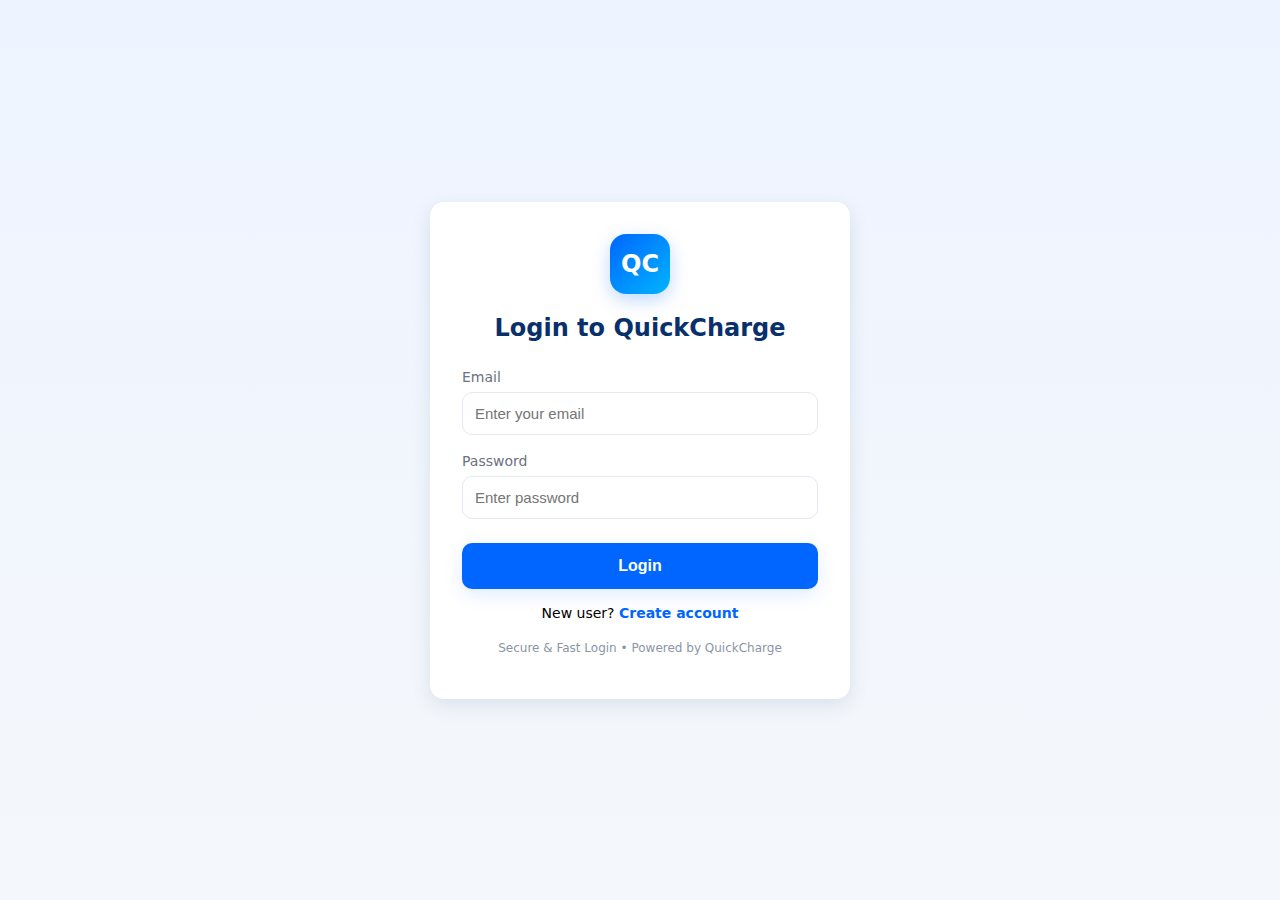
<file: day 2/tutorial.html>
<!doctype html>
<html lang="en">
<head>
  <meta charset="UTF-8">
  <meta name="viewport" content="width=device-width, initial-scale=1.0">
  <title>Login • QuickCharge</title>

  <style>
    :root {
      --accent: #0066ff;
      --bg: #f4f7fb;
      --radius: 14px;
      --shadow: 0 6px 20px rgba(13, 38, 76, 0.10);
      font-family: Inter, system-ui, -apple-system, "Segoe UI", Roboto, Arial;
    }
    * { box-sizing: border-box; }
    body {
      background: linear-gradient(180deg, #eef4ff, var(--bg));
      margin: 0;
      display: flex;
      height: 100vh;
      align-items: center;
      justify-content: center;
      padding: 20px;
    }

    .login-card {
      width: 100%;
      max-width: 420px;
      background: #fff;
      padding: 32px;
      border-radius: var(--radius);
      box-shadow: var(--shadow);
    }

    .logo-box {
      display: flex;
      justify-content: center;
      margin-bottom: 20px;
    }
    .logo {
      width: 60px;
      height: 60px;
      border-radius: 16px;
      background: linear-gradient(135deg, var(--accent), #00b4ff);
      display: flex;
      align-items: center;
      justify-content: center;
      color: #fff;
      font-size: 24px;
      font-weight: 700;
      box-shadow: 0 6px 18px rgba(0, 102, 255, 0.25);
    }

    h2 {
      text-align: center;
      margin: 0;
      margin-bottom: 25px;
      color: #08306b;
      font-size: 24px;
    }

    label {
      font-size: 14px;
      color: #6b7280;
    }
    input {
      width: 100%;
      padding: 12px;
      border-radius: 10px;
      border: 1px solid #e4e9f2;
      margin-top: 6px;
      margin-bottom: 16px;
      font-size: 15px;
      outline: none;
      background: #fff;
    }
    input:focus {
      border-color: var(--accent);
      box-shadow: 0 4px 12px rgba(0, 102, 255, 0.10);
    }

    .btn {
      width: 100%;
      padding: 14px;
      border-radius: 10px;
      background: var(--accent);
      color: #fff;
      font-size: 16px;
      border: none;
      cursor: pointer;
      font-weight: 600;
      margin-top: 8px;
      box-shadow: 0 6px 18px rgba(0, 102, 255, 0.12);
    }

    .btn:hover {
      opacity: 0.95;
    }

    .link-box {
      text-align: center;
      margin-top: 16px;
      font-size: 14px;
    }
    .link-box a {
      color: var(--accent);
      text-decoration: none;
      font-weight: 600;
    }

    .footer-text {
      margin-top: 20px;
      text-align: center;
      color: #8b95a6;
      font-size: 12px;
    }
  </style>
</head>
<body>

  <div class="login-card">
    <div class="logo-box">
      <div class="logo">QC</div>
    </div>

    <h2>Login to QuickCharge</h2>

    <form action="index.html" method="GET">
      <label>Email</label>
      <input type="email" name="email" placeholder="Enter your email" required>

      <label>Password</label>
      <input type="password" name="password" placeholder="Enter password" required>

      <button class="btn">Login</button>

      <div class="link-box">
        <p>New user? <a href="register.html">Create account</a></p>
      </div>
    </form>

    <p class="footer-text">Secure & Fast Login • Powered by QuickCharge</p>
  </div>

</body>
</html>
</file>
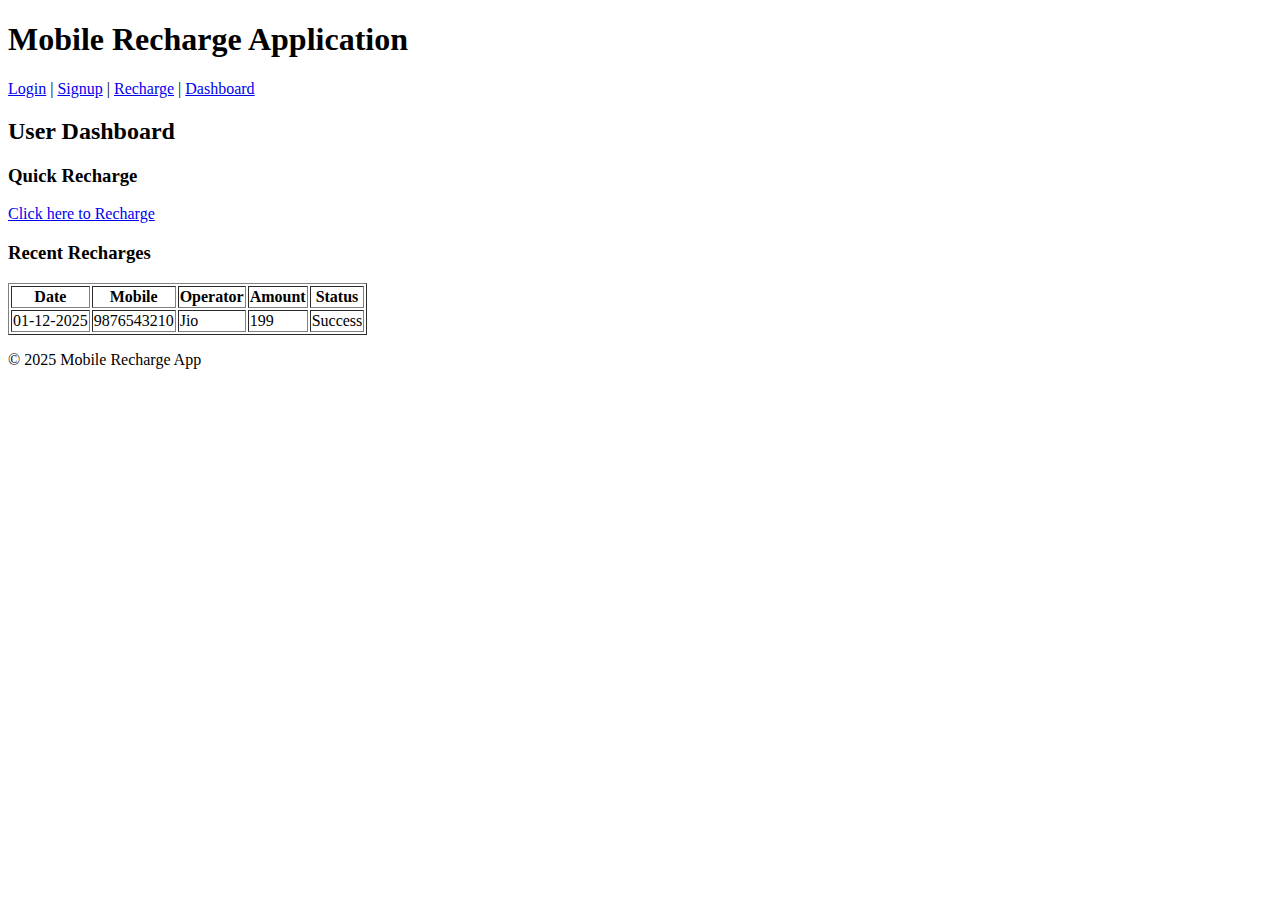
<file: MobileRecharge_Project/MobileRecharge/Day2/dashboard.html>
<!DOCTYPE html>
<html lang="en">
<head>
  <meta charset="UTF-8" />
  <title>Dashboard - Mobile Recharge</title>
</head>
<body>
  <header>
    <h1>Mobile Recharge Application</h1>
    <nav>
      <a href="login.html">Login</a> |
      <a href="signup.html">Signup</a> |
      <a href="recharge.html">Recharge</a> |
      <a href="dashboard.html">Dashboard</a>
    </nav>
  </header>

  <main>
    <h2>User Dashboard</h2>

    <section>
      <h3>Quick Recharge</h3>
      <p><a href="recharge.html">Click here to Recharge</a></p>
    </section>

    <section>
      <h3>Recent Recharges</h3>
      <table border="1">
        <thead>
          <tr>
            <th>Date</th>
            <th>Mobile</th>
            <th>Operator</th>
            <th>Amount</th>
            <th>Status</th>
          </tr>
        </thead>
        <tbody>
          <tr>
            <td>01-12-2025</td>
            <td>9876543210</td>
            <td>Jio</td>
            <td>199</td>
            <td>Success</td>
          </tr>
        </tbody>
      </table>
    </section>
  </main>

  <footer>
    <p>&copy; 2025 Mobile Recharge App</p>
  </footer>
</body>
</html>
</file>
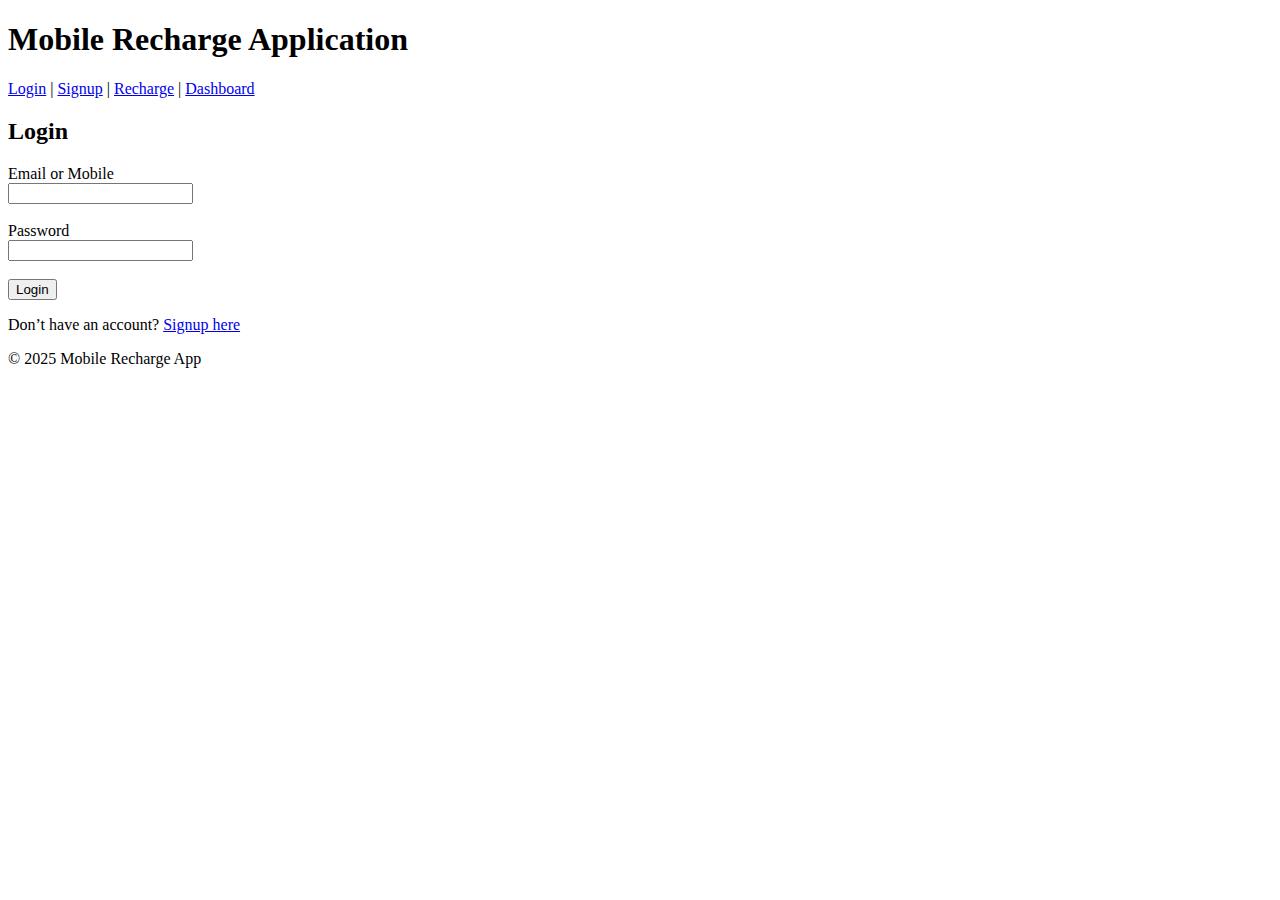
<file: MobileRecharge_Project/MobileRecharge/Day2/login.html>
<!DOCTYPE html>
<html lang="en">
<head>
  <meta charset="UTF-8" />
  <title>Login - Mobile Recharge</title>
</head>
<body>
  <header>
    <h1>Mobile Recharge Application</h1>
    <nav>
      <a href="login.html">Login</a> |
      <a href="signup.html">Signup</a> |
      <a href="recharge.html">Recharge</a> |
      <a href="dashboard.html">Dashboard</a>
    </nav>
  </header>

  <main>
    <h2>Login</h2>
    <form action="#" method="post">
      <label for="loginEmail">Email or Mobile</label><br />
      <input type="text" id="loginEmail" name="loginEmail" /><br /><br />

      <label for="loginPassword">Password</label><br />
      <input type="password" id="loginPassword" name="loginPassword" /><br /><br />

      <button type="submit">Login</button>
    </form>
    <p>Don’t have an account? <a href="signup.html">Signup here</a></p>
  </main>

  <footer>
    <p>&copy; 2025 Mobile Recharge App</p>
  </footer>
</body>
</html>
</file>
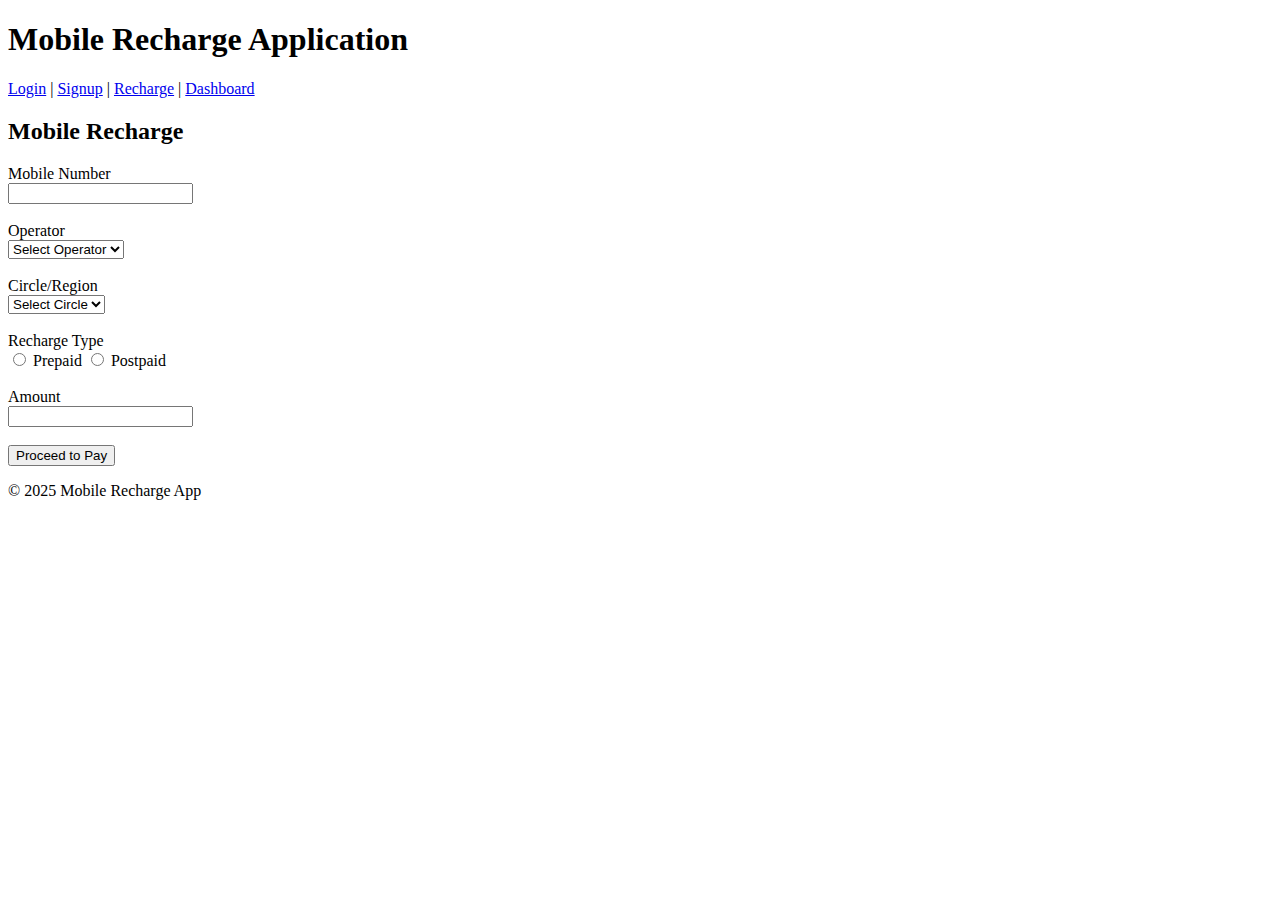
<file: MobileRecharge_Project/MobileRecharge/Day2/recharge.html>
<!DOCTYPE html>
<html lang="en">
<head>
  <meta charset="UTF-8" />
  <title>Recharge - Mobile Recharge</title>
</head>
<body>
  <header>
    <h1>Mobile Recharge Application</h1>
    <nav>
      <a href="login.html">Login</a> |
      <a href="signup.html">Signup</a> |
      <a href="recharge.html">Recharge</a> |
      <a href="dashboard.html">Dashboard</a>
    </nav>
  </header>

  <main>
    <h2>Mobile Recharge</h2>
    <form action="#" method="post">
      <label for="mobileNumber">Mobile Number</label><br />
      <input type="text" id="mobileNumber" name="mobileNumber" /><br /><br />

      <label for="operator">Operator</label><br />
      <select id="operator" name="operator">
        <option value="">Select Operator</option>
        <option value="jio">Jio</option>
        <option value="airtel">Airtel</option>
        <option value="vi">VI</option>
        <option value="bsnl">BSNL</option>
      </select><br /><br />

      <label for="circle">Circle/Region</label><br />
      <select id="circle" name="circle">
        <option value="">Select Circle</option>
        <option value="tn">Tamil Nadu</option>
        <option value="ka">Karnataka</option>
        <option value="mh">Maharashtra</option>
      </select><br /><br />

      <label>Recharge Type</label><br />
      <input type="radio" id="prepaid" name="type" value="prepaid" /> Prepaid
      <input type="radio" id="postpaid" name="type" value="postpaid" /> Postpaid
      <br /><br />

      <label for="amount">Amount</label><br />
      <input type="number" id="amount" name="amount" /><br /><br />

      <button type="submit">Proceed to Pay</button>
    </form>
  </main>

  <footer>
    <p>&copy; 2025 Mobile Recharge App</p>
  </footer>
</body>
</html>
</file>
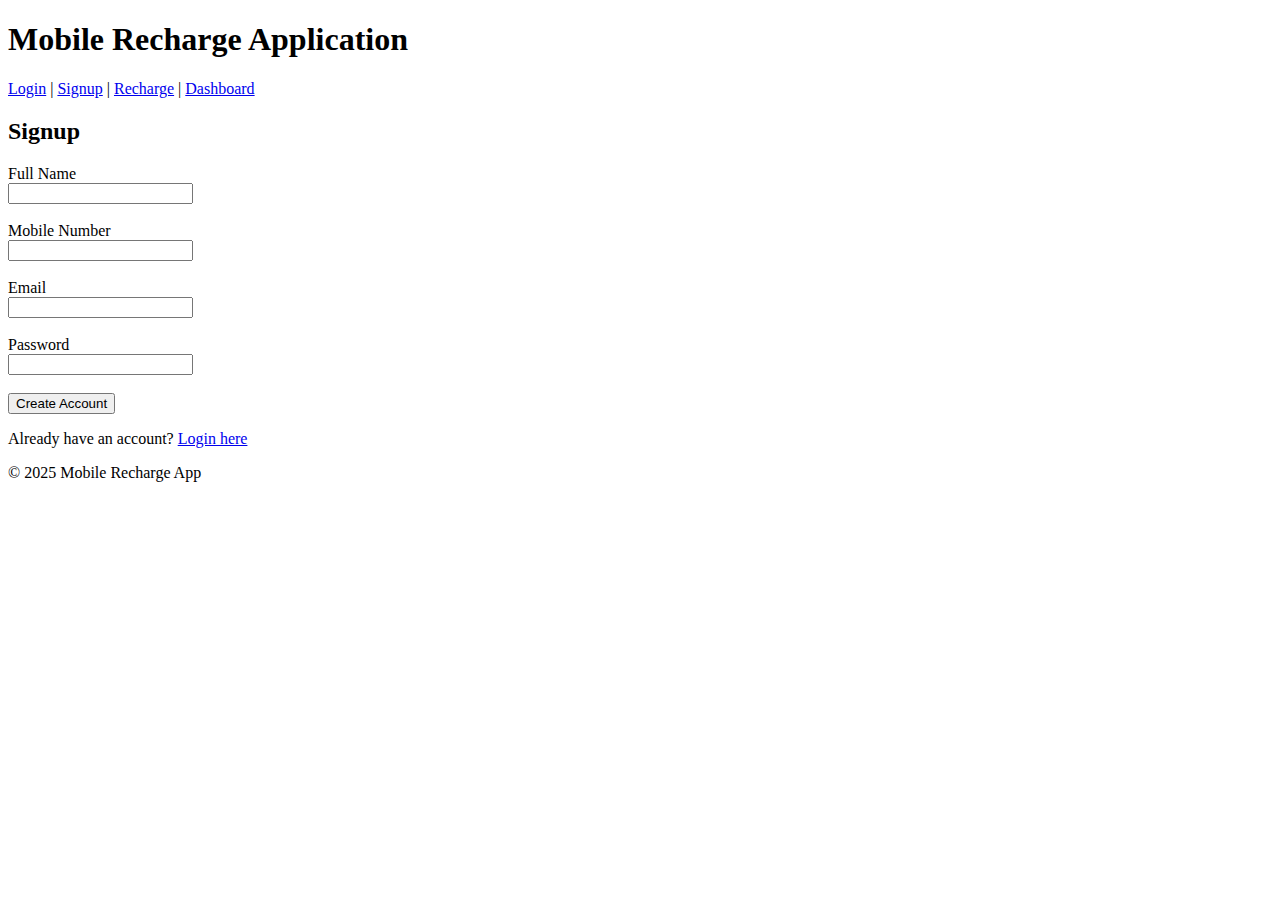
<file: MobileRecharge_Project/MobileRecharge/Day2/signup.html>
<!DOCTYPE html>
<html lang="en">
<head>
  <meta charset="UTF-8" />
  <title>Signup - Mobile Recharge</title>
</head>
<body>
  <header>
    <h1>Mobile Recharge Application</h1>
    <nav>
      <a href="login.html">Login</a> |
      <a href="signup.html">Signup</a> |
      <a href="recharge.html">Recharge</a> |
      <a href="dashboard.html">Dashboard</a>
    </nav>
  </header>

  <main>
    <h2>Signup</h2>
    <form action="#" method="post">
      <label for="name">Full Name</label><br />
      <input type="text" id="name" name="name" /><br /><br />

      <label for="mobile">Mobile Number</label><br />
      <input type="text" id="mobile" name="mobile" /><br /><br />

      <label for="email">Email</label><br />
      <input type="email" id="email" name="email" /><br /><br />

      <label for="password">Password</label><br />
      <input type="password" id="password" name="password" /><br /><br />

      <button type="submit">Create Account</button>
    </form>
    <p>Already have an account? <a href="login.html">Login here</a></p>
  </main>

  <footer>
    <p>&copy; 2025 Mobile Recharge App</p>
  </footer>
</body>
</html>
</file>
